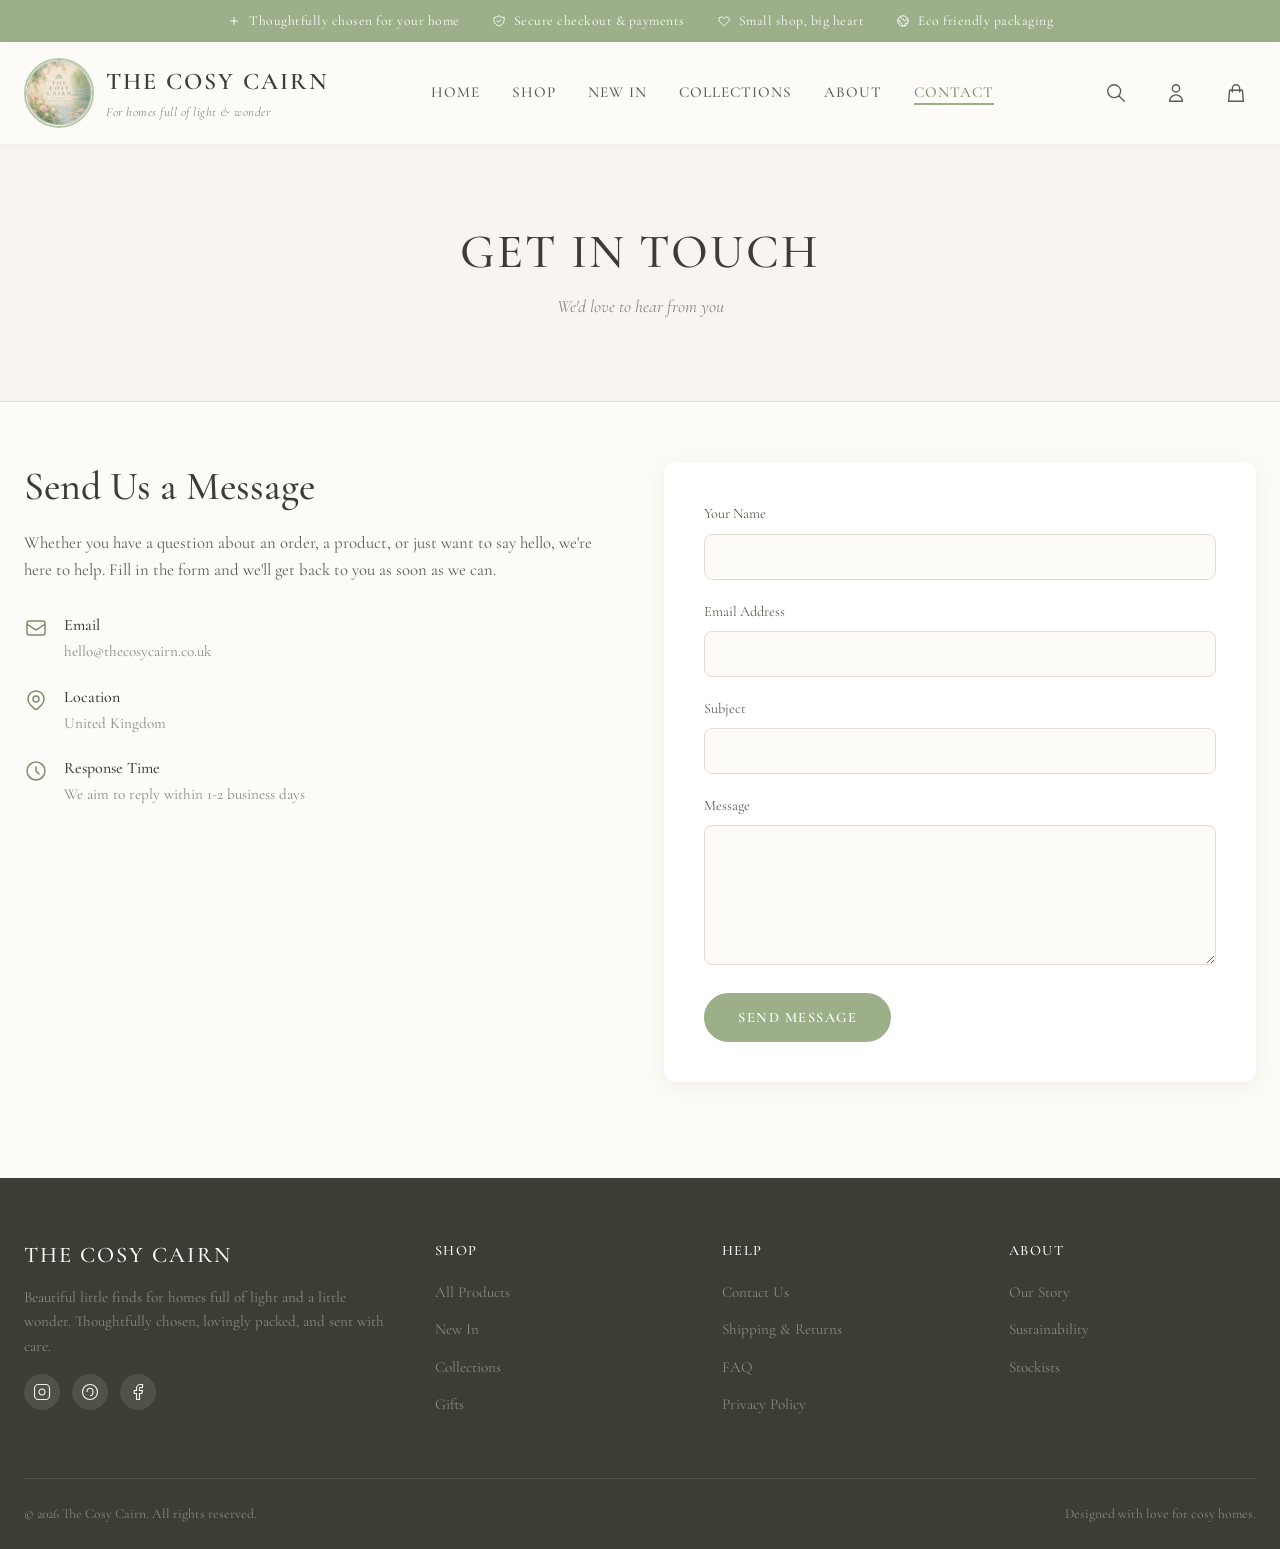
<file: contact.html>
<!DOCTYPE html>
<html lang="en">
<head>
  <meta charset="UTF-8">
  <meta name="viewport" content="width=device-width, initial-scale=1.0">
  <title>Contact | The Cosy Cairn</title>
  <meta name="description" content="Get in touch with The Cosy Cairn. We'd love to hear from you about orders, products, or collaborations.">
  <link rel="preconnect" href="https://fonts.googleapis.com">
  <link rel="preconnect" href="https://fonts.gstatic.com" crossorigin>
  <link href="https://fonts.googleapis.com/css2?family=Cormorant+Garamond:ital,wght@0,300;0,400;0,500;0,600;1,300;1,400&display=swap" rel="stylesheet">
  <link rel="stylesheet" href="css/styles.css">
</head>
<body>
  <!-- Announcement Bar -->
  <div class="announcement-bar">
    <div class="container">
      <div class="announcement-item">
        <svg xmlns="http://www.w3.org/2000/svg" fill="none" viewBox="0 0 24 24" stroke="currentColor" stroke-width="1.5"><path stroke-linecap="round" stroke-linejoin="round" d="M12 6v6m0 0v6m0-6h6m-6 0H6" /></svg>
        <span>Thoughtfully chosen for your home</span>
      </div>
      <div class="announcement-item">
        <svg xmlns="http://www.w3.org/2000/svg" fill="none" viewBox="0 0 24 24" stroke="currentColor" stroke-width="1.5"><path stroke-linecap="round" stroke-linejoin="round" d="M9 12l2 2 4-4m5.618-4.016A11.955 11.955 0 0112 2.944a11.955 11.955 0 01-8.618 3.04A12.02 12.02 0 003 9c0 5.591 3.824 10.29 9 11.622 5.176-1.332 9-6.03 9-11.622 0-1.042-.133-2.052-.382-3.016z" /></svg>
        <span>Secure checkout &amp; payments</span>
      </div>
      <div class="announcement-item">
        <svg xmlns="http://www.w3.org/2000/svg" fill="none" viewBox="0 0 24 24" stroke="currentColor" stroke-width="1.5"><path stroke-linecap="round" stroke-linejoin="round" d="M4.318 6.318a4.5 4.5 0 000 6.364L12 20.364l7.682-7.682a4.5 4.5 0 00-6.364-6.364L12 7.636l-1.318-1.318a4.5 4.5 0 00-6.364 0z" /></svg>
        <span>Small shop, big heart</span>
      </div>
      <div class="announcement-item">
        <svg xmlns="http://www.w3.org/2000/svg" fill="none" viewBox="0 0 24 24" stroke="currentColor" stroke-width="1.5"><path stroke-linecap="round" stroke-linejoin="round" d="M3.055 11H5a2 2 0 012 2v1a2 2 0 002 2 2 2 0 012 2v2.945M8 3.935V5.5A2.5 2.5 0 0010.5 8h.5a2 2 0 012 2 2 2 0 104 0 2 2 0 012-2h1.064M15 20.488V18a2 2 0 012-2h3.064M21 12a9 9 0 11-18 0 9 9 0 0118 0z" /></svg>
        <span>Eco friendly packaging</span>
      </div>
    </div>
  </div>

  <!-- Header -->
  <header class="site-header">
    <div class="container">
      <div class="header-inner">
        <a href="index.html" class="logo">
          <img class="logo-img" src="images/logo.png" alt="The Cosy Cairn logo">
          <div class="logo-text">
            <span class="brand">The Cosy Cairn</span>
            <span class="tagline">For homes full of light &amp; wonder</span>
          </div>
        </a>

        <nav class="main-nav">
          <ul>
            <li><a href="index.html">Home</a></li>
            <li class="nav-dropdown">
              <a href="shop.html">Shop</a>
              <ul class="dropdown-menu">
                <li><a href="collections.html#home-decor">Home Decor</a></li>
                <li><a href="collections.html#candles">Candles</a></li>
                <li><a href="collections.html#kitchen-dining">Kitchen &amp; Dining</a></li>
                <li><a href="collections.html#textiles">Textiles</a></li>
                <li><a href="collections.html#gifts">Gifts</a></li>
              </ul>
            </li>
            <li><a href="new-in.html">New In</a></li>
            <li><a href="collections.html">Collections</a></li>
            <li><a href="about.html">About</a></li>
            <li><a href="contact.html" class="active">Contact</a></li>
          </ul>
        </nav>

        <div class="header-icons">
          <a href="shop.html" class="icon-btn" aria-label="Search">
            <svg xmlns="http://www.w3.org/2000/svg" fill="none" viewBox="0 0 24 24" stroke="currentColor" stroke-width="1.5"><path stroke-linecap="round" stroke-linejoin="round" d="M21 21l-6-6m2-5a7 7 0 11-14 0 7 7 0 0114 0z" /></svg>
          </a>
          <a href="#" class="icon-btn" aria-label="Account">
            <svg xmlns="http://www.w3.org/2000/svg" fill="none" viewBox="0 0 24 24" stroke="currentColor" stroke-width="1.5"><path stroke-linecap="round" stroke-linejoin="round" d="M16 7a4 4 0 11-8 0 4 4 0 018 0zM12 14a7 7 0 00-7 7h14a7 7 0 00-7-7z" /></svg>
          </a>
          <button class="icon-btn" data-open-cart aria-label="Cart">
            <svg xmlns="http://www.w3.org/2000/svg" fill="none" viewBox="0 0 24 24" stroke="currentColor" stroke-width="1.5"><path stroke-linecap="round" stroke-linejoin="round" d="M16 11V7a4 4 0 00-8 0v4M5 9h14l1 12H4L5 9z" /></svg>
            <span class="cart-count">0</span>
          </button>
          <button class="mobile-menu-toggle" aria-label="Menu">
            <span></span>
            <span></span>
            <span></span>
          </button>
        </div>
      </div>
    </div>
  </header>

  <main>
    <!-- Page Header -->
    <section class="page-header">
      <div class="container">
        <h1 class="fade-in">Get in Touch</h1>
        <p class="fade-in">We'd love to hear from you</p>
      </div>
    </section>

    <!-- Contact Section -->
    <section class="section" style="padding-top: 60px;">
      <div class="container">
        <div class="contact-grid">
          <div class="contact-info fade-in">
            <h2>Send Us a Message</h2>
            <p>Whether you have a question about an order, a product, or just want to say hello, we're here to help. Fill in the form and we'll get back to you as soon as we can.</p>

            <div class="contact-detail">
              <svg xmlns="http://www.w3.org/2000/svg" fill="none" viewBox="0 0 24 24" stroke="currentColor" stroke-width="1.5"><path stroke-linecap="round" stroke-linejoin="round" d="M3 8l7.89 5.26a2 2 0 002.22 0L21 8M5 19h14a2 2 0 002-2V7a2 2 0 00-2-2H5a2 2 0 00-2 2v10a2 2 0 002 2z" /></svg>
              <div>
                <h4>Email</h4>
                <p>hello@thecosycairn.co.uk</p>
              </div>
            </div>

            <div class="contact-detail">
              <svg xmlns="http://www.w3.org/2000/svg" fill="none" viewBox="0 0 24 24" stroke="currentColor" stroke-width="1.5"><path stroke-linecap="round" stroke-linejoin="round" d="M17.657 16.657L13.414 20.9a1.998 1.998 0 01-2.827 0l-4.244-4.243a8 8 0 1111.314 0z" /><path stroke-linecap="round" stroke-linejoin="round" d="M15 11a3 3 0 11-6 0 3 3 0 016 0z" /></svg>
              <div>
                <h4>Location</h4>
                <p>United Kingdom</p>
              </div>
            </div>

            <div class="contact-detail">
              <svg xmlns="http://www.w3.org/2000/svg" fill="none" viewBox="0 0 24 24" stroke="currentColor" stroke-width="1.5"><path stroke-linecap="round" stroke-linejoin="round" d="M12 8v4l3 3m6-3a9 9 0 11-18 0 9 9 0 0118 0z" /></svg>
              <div>
                <h4>Response Time</h4>
                <p>We aim to reply within 1-2 business days</p>
              </div>
            </div>
          </div>

          <form class="contact-form fade-in">
            <div class="form-group">
              <label for="name">Your Name</label>
              <input type="text" id="name" name="name" required>
            </div>
            <div class="form-group">
              <label for="email">Email Address</label>
              <input type="email" id="email" name="email" required>
            </div>
            <div class="form-group">
              <label for="subject">Subject</label>
              <input type="text" id="subject" name="subject" required>
            </div>
            <div class="form-group">
              <label for="message">Message</label>
              <textarea id="message" name="message" required></textarea>
            </div>
            <button type="submit" class="btn btn-primary">Send Message</button>
          </form>
        </div>
      </div>
    </section>
  </main>

  <!-- Footer -->
  <footer class="site-footer">
    <div class="container">
      <div class="footer-grid">
        <div class="footer-brand">
          <h3 style="font-size: 1.4rem; letter-spacing: 2px; text-transform: uppercase; color: white;">The Cosy Cairn</h3>
          <p>Beautiful little finds for homes full of light and a little wonder. Thoughtfully chosen, lovingly packed, and sent with care.</p>
          <div class="footer-social">
            <a href="#" aria-label="Instagram"><svg xmlns="http://www.w3.org/2000/svg" fill="none" viewBox="0 0 24 24" stroke="currentColor" stroke-width="1.5"><rect x="2" y="2" width="20" height="20" rx="5" ry="5"></rect><path d="M16 11.37A4 4 0 1112.63 8 4 4 0 0116 11.37z"></path><line x1="17.5" y1="6.5" x2="17.51" y2="6.5"></line></svg></a>
            <a href="#" aria-label="Pinterest"><svg xmlns="http://www.w3.org/2000/svg" fill="none" viewBox="0 0 24 24" stroke="currentColor" stroke-width="1.5"><circle cx="12" cy="12" r="10"></circle><path d="M8 12c0-2.76 1.79-5 4-5s4 2.24 4 5c0 2.76-1.79 5-4 5"></path></svg></a>
            <a href="#" aria-label="Facebook"><svg xmlns="http://www.w3.org/2000/svg" fill="none" viewBox="0 0 24 24" stroke="currentColor" stroke-width="1.5"><path d="M18 2h-3a5 5 0 00-5 5v3H7v4h3v8h4v-8h3l1-4h-4V7a1 1 0 011-1h3z"></path></svg></a>
          </div>
        </div>
        <div class="footer-column">
          <h4>Shop</h4>
          <ul>
            <li><a href="shop.html">All Products</a></li>
            <li><a href="new-in.html">New In</a></li>
            <li><a href="collections.html">Collections</a></li>
            <li><a href="collections.html#gifts">Gifts</a></li>
          </ul>
        </div>
        <div class="footer-column">
          <h4>Help</h4>
          <ul>
            <li><a href="contact.html">Contact Us</a></li>
            <li><a href="#">Shipping &amp; Returns</a></li>
            <li><a href="#">FAQ</a></li>
            <li><a href="#">Privacy Policy</a></li>
          </ul>
        </div>
        <div class="footer-column">
          <h4>About</h4>
          <ul>
            <li><a href="about.html">Our Story</a></li>
            <li><a href="about.html">Sustainability</a></li>
            <li><a href="contact.html">Stockists</a></li>
          </ul>
        </div>
      </div>
      <div class="footer-bottom">
        <p>&copy; 2026 The Cosy Cairn. All rights reserved.</p>
        <p>Designed with love for cosy homes.</p>
      </div>
    </div>
  </footer>

  <!-- Cart Drawer -->
  <div class="cart-overlay" data-close-cart></div>
  <aside class="cart-drawer">
    <div class="cart-header">
      <h2>Your Cart</h2>
      <button class="cart-close" data-close-cart aria-label="Close cart">
        <svg xmlns="http://www.w3.org/2000/svg" fill="none" viewBox="0 0 24 24" stroke="currentColor" stroke-width="1.5"><path stroke-linecap="round" stroke-linejoin="round" d="M6 18L18 6M6 6l12 12" /></svg>
      </button>
    </div>
    <div class="cart-items"></div>
    <div class="cart-footer">
      <div class="cart-subtotal">
        <span>Subtotal</span>
        <span>£0.00</span>
      </div>
      <button class="btn btn-primary">Checkout</button>
    </div>
  </aside>

  <script src="js/products.js"></script>
  <script src="js/main.js"></script>
</body>
</html>
</file>
<file: css/styles.css>
/* The Cosy Cairn - Main Stylesheet */

/* ===== CSS Variables ===== */
:root {
  --sage: #9caf88;
  --sage-dark: #7a8f6a;
  --sage-light: #b8c9a9;
  --cream: #fdfbf7;
  --cream-warm: #f8f5f0;
  --blush: #e8d5d0;
  --beige: #e5ddd3;
  --text-dark: #3d3d35;
  --text-medium: #5c5c52;
  --text-light: #8a8a80;
  --white: #ffffff;
  --shadow-soft: 0 4px 20px rgba(61, 61, 53, 0.08);
  --shadow-hover: 0 8px 30px rgba(61, 61, 53, 0.12);
  --transition: all 0.3s cubic-bezier(0.25, 0.8, 0.25, 1);
  --radius: 12px;
  --radius-sm: 8px;
}

/* ===== Reset & Base ===== */
*, *::before, *::after {
  box-sizing: border-box;
  margin: 0;
  padding: 0;
}

html {
  scroll-behavior: smooth;
}

body {
  font-family: 'Cormorant Garamond', Georgia, 'Times New Roman', serif;
  color: var(--text-dark);
  background-color: var(--cream);
  line-height: 1.6;
  overflow-x: hidden;
}

h1, h2, h3, h4, h5, h6 {
  font-family: 'Cormorant Garamond', Georgia, serif;
  font-weight: 500;
  line-height: 1.2;
}

a {
  text-decoration: none;
  color: inherit;
  transition: var(--transition);
}

img {
  max-width: 100%;
  display: block;
}

button {
  font-family: inherit;
  cursor: pointer;
  border: none;
  background: none;
}

.container {
  width: 100%;
  max-width: 1280px;
  margin: 0 auto;
  padding: 0 24px;
}

/* ===== Announcement Bar ===== */
.announcement-bar {
  background-color: var(--sage);
  color: var(--white);
  padding: 10px 0;
  font-size: 0.85rem;
  letter-spacing: 0.5px;
}

.announcement-bar .container {
  display: flex;
  justify-content: center;
  align-items: center;
  gap: 32px;
  flex-wrap: wrap;
}

.announcement-item {
  display: flex;
  align-items: center;
  gap: 8px;
}

.announcement-item svg {
  width: 14px;
  height: 14px;
  flex-shrink: 0;
}

/* ===== Header ===== */
.site-header {
  background-color: var(--cream);
  position: sticky;
  top: 0;
  z-index: 1000;
  box-shadow: 0 2px 10px rgba(61, 61, 53, 0.04);
}

.header-inner {
  display: flex;
  align-items: center;
  justify-content: space-between;
  padding: 16px 0;
  gap: 24px;
}

.logo {
  display: flex;
  align-items: center;
  gap: 12px;
}

.logo-img {
  width: 70px;
  height: 70px;
  border-radius: 50%;
  object-fit: cover;
  border: 2px solid var(--sage-light);
}

.logo-text {
  display: flex;
  flex-direction: column;
}

.logo-text .brand {
  font-size: 1.5rem;
  font-weight: 600;
  letter-spacing: 2px;
  color: var(--text-dark);
  text-transform: uppercase;
}

.logo-text .tagline {
  font-size: 0.8rem;
  color: var(--text-light);
  font-style: italic;
  letter-spacing: 0.5px;
}

/* ===== Navigation ===== */
.main-nav ul {
  display: flex;
  list-style: none;
  gap: 32px;
}

.main-nav a {
  font-size: 0.95rem;
  font-weight: 500;
  letter-spacing: 1px;
  text-transform: uppercase;
  color: var(--text-medium);
  position: relative;
  padding-bottom: 4px;
}

.main-nav a::after {
  content: '';
  position: absolute;
  bottom: 0;
  left: 0;
  width: 0;
  height: 1.5px;
  background-color: var(--sage);
  transition: var(--transition);
}

.main-nav a:hover,
.main-nav a.active {
  color: var(--sage-dark);
}

.main-nav a:hover::after,
.main-nav a.active::after {
  width: 100%;
}

.nav-dropdown {
  position: relative;
}

.dropdown-menu {
  position: absolute;
  top: 100%;
  left: 0;
  background-color: var(--white);
  min-width: 180px;
  padding: 12px 0;
  border-radius: var(--radius-sm);
  box-shadow: var(--shadow-soft);
  opacity: 0;
  visibility: hidden;
  transform: translateY(10px);
  transition: var(--transition);
  list-style: none;
}

.nav-dropdown:hover .dropdown-menu {
  opacity: 1;
  visibility: visible;
  transform: translateY(0);
}

.dropdown-menu li a {
  display: block;
  padding: 8px 20px;
  font-size: 0.85rem;
  text-transform: none;
  letter-spacing: 0.5px;
}

.dropdown-menu li a:hover {
  background-color: var(--cream-warm);
}

/* Nav drawer header & footer (hidden on desktop) */
.nav-drawer-header,
.nav-drawer-footer {
  display: none;
}

/* ===== Header Icons ===== */
.header-icons {
  display: flex;
  align-items: center;
  gap: 20px;
}

.icon-btn {
  position: relative;
  display: flex;
  align-items: center;
  justify-content: center;
  width: 40px;
  height: 40px;
  border-radius: 50%;
  transition: var(--transition);
}

.icon-btn:hover {
  background-color: var(--cream-warm);
}

.icon-btn svg {
  width: 22px;
  height: 22px;
  stroke: var(--text-medium);
}

.cart-count {
  position: absolute;
  top: -2px;
  right: -2px;
  background-color: var(--sage);
  color: var(--white);
  font-size: 0.65rem;
  font-weight: 600;
  width: 18px;
  height: 18px;
  border-radius: 50%;
  display: flex;
  align-items: center;
  justify-content: center;
}

/* ===== Hamburger Button ===== */
.mobile-menu-toggle {
  display: none;
  align-items: center;
  justify-content: center;
  width: 44px;
  height: 44px;
  border-radius: 10px;
  background-color: var(--cream-warm);
  border: 1.5px solid var(--beige);
  cursor: pointer;
  transition: var(--transition);
  flex-shrink: 0;
}

.mobile-menu-toggle:hover {
  background-color: var(--beige);
  border-color: var(--sage-light);
}

.hamburger-box {
  display: flex;
  flex-direction: column;
  justify-content: center;
  align-items: center;
  gap: 5px;
  width: 22px;
  height: 16px;
  position: relative;
}

.hamburger-bar {
  display: block;
  width: 22px;
  height: 1.8px;
  background-color: var(--text-dark);
  border-radius: 2px;
  transform-origin: center;
  transition: transform 0.35s cubic-bezier(0.23, 1, 0.32, 1),
              opacity   0.25s ease,
              width     0.3s ease;
}

/* Mid bar shortens slightly at rest for visual interest */
.hamburger-bar.mid {
  width: 16px;
  align-self: flex-end;
}

/* Open → X animation */
.mobile-menu-toggle.open .hamburger-bar.top {
  transform: translateY(6.8px) rotate(45deg);
  width: 22px;
}

.mobile-menu-toggle.open .hamburger-bar.mid {
  opacity: 0;
  transform: scaleX(0);
}

.mobile-menu-toggle.open .hamburger-bar.bot {
  transform: translateY(-6.8px) rotate(-45deg);
  width: 22px;
}

/* ===== Hero Section ===== */
.hero {
  position: relative;
  min-height: 680px;
  display: flex;
  align-items: center;
  justify-content: center;
  text-align: center;
  overflow: hidden;
}

.hero-bg {
  position: absolute;
  inset: 0;
  background-size: cover;
  background-position: center;
  z-index: -2;
  transform: scale(1.04);
  transition: transform 8s ease-out;
}

.hero:hover .hero-bg {
  transform: scale(1);
}

.hero-overlay {
  position: absolute;
  inset: 0;
  background: linear-gradient(
    160deg,
    rgba(30, 25, 20, 0.55) 0%,
    rgba(30, 25, 20, 0.3) 45%,
    rgba(30, 25, 20, 0.65) 100%
  );
  z-index: -1;
}

.hero-content {
  position: relative;
  z-index: 1;
  max-width: 820px;
  padding: 60px 32px;
}

/* Eyebrow row */
.hero-eyebrow {
  display: flex;
  align-items: center;
  justify-content: center;
  gap: 16px;
  margin-bottom: 20px;
}

.hero-eyebrow-line {
  display: block;
  width: 48px;
  height: 1px;
  background-color: rgba(255, 255, 255, 0.7);
}

.hero-eyebrow-text {
  font-family: 'Cormorant Garamond', Georgia, serif;
  font-size: 0.85rem;
  font-weight: 400;
  letter-spacing: 6px;
  text-transform: uppercase;
  color: rgba(255, 255, 255, 0.9);
}

/* Main title */
.hero-title {
  font-family: 'Playfair Display', 'Cormorant Garamond', Georgia, serif;
  font-size: clamp(3.2rem, 9vw, 7rem);
  font-weight: 800;
  line-height: 1.0;
  letter-spacing: -1px;
  color: #ffffff;
  margin-bottom: 0;
  text-shadow: 0 4px 30px rgba(0, 0, 0, 0.4), 0 1px 0 rgba(0,0,0,0.2);
}

.hero-title em {
  font-style: italic;
  font-weight: 700;
  color: var(--sage-light);
  display: block;
  font-size: 1.05em;
}

/* Ornament divider */
.hero-ornament {
  display: flex;
  align-items: center;
  justify-content: center;
  gap: 12px;
  margin: 24px auto 22px;
}

.hero-ornament span {
  display: block;
  width: 56px;
  height: 1px;
  background: linear-gradient(to right, transparent, rgba(255,255,255,0.65));
}

.hero-ornament span:last-child {
  background: linear-gradient(to left, transparent, rgba(255,255,255,0.65));
}

.hero-ornament svg {
  width: 10px;
  height: 10px;
  fill: rgba(255,255,255,0.75);
  flex-shrink: 0;
}

/* Tagline */
.hero-tagline {
  font-family: 'Cormorant Garamond', Georgia, serif;
  font-size: clamp(1.2rem, 2.5vw, 1.55rem);
  font-style: italic;
  font-weight: 300;
  color: rgba(255, 255, 255, 0.93);
  margin-bottom: 36px;
  line-height: 1.65;
  letter-spacing: 0.3px;
  text-shadow: 0 2px 8px rgba(0, 0, 0, 0.35);
}

/* Hero CTA buttons */
.hero-actions {
  display: flex;
  align-items: center;
  justify-content: center;
  gap: 16px;
  flex-wrap: wrap;
  margin-bottom: 40px;
}

.btn-hero-primary {
  display: inline-flex;
  align-items: center;
  justify-content: center;
  padding: 15px 38px;
  background-color: var(--sage);
  color: var(--white);
  border: 2px solid var(--sage);
  border-radius: 40px;
  font-family: 'Cormorant Garamond', Georgia, serif;
  font-size: 0.85rem;
  font-weight: 600;
  letter-spacing: 2.5px;
  text-transform: uppercase;
  transition: var(--transition);
  box-shadow: 0 4px 20px rgba(0,0,0,0.25);
}

.btn-hero-primary:hover {
  background-color: var(--sage-dark);
  border-color: var(--sage-dark);
  transform: translateY(-3px);
  box-shadow: 0 8px 28px rgba(0,0,0,0.3);
}

.btn-hero-outline {
  display: inline-flex;
  align-items: center;
  justify-content: center;
  padding: 13px 36px;
  background-color: transparent;
  color: var(--white);
  border: 2px solid rgba(255,255,255,0.65);
  border-radius: 40px;
  font-family: 'Cormorant Garamond', Georgia, serif;
  font-size: 0.85rem;
  font-weight: 600;
  letter-spacing: 2.5px;
  text-transform: uppercase;
  transition: var(--transition);
  backdrop-filter: blur(4px);
}

.btn-hero-outline:hover {
  background-color: rgba(255,255,255,0.15);
  border-color: rgba(255,255,255,0.9);
  transform: translateY(-3px);
}

/* Scroll hint */
.hero-scroll-hint {
  display: flex;
  align-items: center;
  justify-content: center;
  gap: 8px;
  font-family: 'Cormorant Garamond', Georgia, serif;
  font-size: 0.75rem;
  letter-spacing: 3px;
  text-transform: uppercase;
  color: rgba(255, 255, 255, 0.55);
  animation: hero-scroll-bob 2.4s ease-in-out infinite;
}

.hero-scroll-hint svg {
  width: 16px;
  height: 16px;
  stroke: rgba(255,255,255,0.55);
}

@keyframes hero-scroll-bob {
  0%, 100% { transform: translateY(0); opacity: 0.55; }
  50%       { transform: translateY(5px); opacity: 0.85; }
}

.btn {
  display: inline-flex;
  align-items: center;
  justify-content: center;
  gap: 8px;
  padding: 14px 32px;
  border-radius: 30px;
  font-size: 0.9rem;
  font-weight: 600;
  letter-spacing: 1.5px;
  text-transform: uppercase;
  transition: var(--transition);
  cursor: pointer;
}

.btn-primary {
  background-color: var(--sage);
  color: var(--white);
  border: 2px solid var(--sage);
}

.btn-primary:hover {
  background-color: var(--sage-dark);
  border-color: var(--sage-dark);
  transform: translateY(-2px);
  box-shadow: var(--shadow-hover);
}

.btn-outline {
  background-color: transparent;
  color: var(--text-dark);
  border: 2px solid var(--text-dark);
}

.btn-outline:hover {
  background-color: var(--text-dark);
  color: var(--white);
}

.btn-light {
  background-color: var(--white);
  color: var(--sage-dark);
  border: 2px solid var(--white);
}

.btn-light:hover {
  background-color: transparent;
  color: var(--white);
}

/* ===== Trust Badges ===== */
.trust-badges {
  background-color: var(--white);
  padding: 48px 0;
  border-top: 1px solid var(--beige);
  border-bottom: 1px solid var(--beige);
}

.trust-badges .container {
  display: grid;
  grid-template-columns: repeat(4, 1fr);
  gap: 0;
}

.trust-badge {
  display: flex;
  align-items: center;
  gap: 18px;
  padding: 20px 28px;
  border-right: 1px solid var(--beige);
  transition: var(--transition);
}

.trust-badge:last-child {
  border-right: none;
}

.trust-badge:hover {
  background-color: var(--cream-warm);
}

.trust-badge-icon {
  width: 48px;
  height: 48px;
  border-radius: 50%;
  background-color: var(--cream-warm);
  display: flex;
  align-items: center;
  justify-content: center;
  flex-shrink: 0;
  transition: var(--transition);
}

.trust-badge:hover .trust-badge-icon {
  background-color: var(--sage-light);
}

.trust-badge svg {
  width: 22px;
  height: 22px;
  stroke: var(--sage-dark);
  flex-shrink: 0;
}

.trust-badge h4 {
  font-size: 0.82rem;
  text-transform: uppercase;
  letter-spacing: 1.2px;
  margin-bottom: 4px;
  color: var(--text-dark);
  font-weight: 600;
}

.trust-badge p {
  font-size: 0.88rem;
  color: var(--text-light);
  font-style: italic;
  line-height: 1.4;
}

/* ===== Section Styling ===== */
.section {
  padding: 96px 0;
}

.section-header {
  text-align: center;
  margin-bottom: 56px;
}

.section-title {
  font-family: 'Playfair Display', 'Cormorant Garamond', Georgia, serif;
  font-size: clamp(2rem, 4vw, 2.8rem);
  font-weight: 700;
  letter-spacing: 1px;
  margin-bottom: 12px;
  color: var(--text-dark);
}

.section-subtitle {
  font-size: 1.1rem;
  color: var(--text-light);
  font-style: italic;
  letter-spacing: 0.2px;
}

.section-divider {
  display: flex;
  align-items: center;
  justify-content: center;
  gap: 10px;
  margin: 18px auto 0;
  width: fit-content;
}

.section-divider::before,
.section-divider::after {
  content: '';
  display: block;
  width: 36px;
  height: 1px;
  background-color: var(--sage);
}

/* Keep the old div-based divider working too */
div.section-divider {
  width: 50px;
  height: 2px;
  background: linear-gradient(to right, transparent, var(--sage), transparent);
  display: block;
}

/* ===== Category Grid ===== */
.category-grid {
  display: grid;
  grid-template-columns: repeat(5, 1fr);
  gap: 20px;
}

.category-card {
  position: relative;
  border-radius: var(--radius);
  overflow: hidden;
  aspect-ratio: 1 / 1.15;
  box-shadow: var(--shadow-soft);
  transition: var(--transition);
}

.category-card:hover {
  transform: translateY(-6px);
  box-shadow: var(--shadow-hover);
}

.category-card img {
  width: 100%;
  height: 100%;
  object-fit: cover;
  transition: transform 0.6s ease;
}

.category-card:hover img {
  transform: scale(1.08);
}

.category-card-overlay {
  position: absolute;
  inset: 0;
  background: linear-gradient(
    to top,
    rgba(61, 61, 53, 0.5) 0%,
    transparent 60%
  );
  display: flex;
  align-items: flex-end;
  justify-content: center;
  padding: 20px;
}

.category-card h3 {
  color: var(--white);
  font-size: 0.9rem;
  text-transform: uppercase;
  letter-spacing: 1.5px;
  text-align: center;
}

/* ===== Product Grid ===== */
.product-grid {
  display: grid;
  grid-template-columns: repeat(4, 1fr);
  gap: 28px;
}

.product-card {
  background-color: var(--white);
  border-radius: var(--radius);
  overflow: hidden;
  box-shadow: var(--shadow-soft);
  transition: var(--transition);
  position: relative;
}

.product-card:hover {
  transform: translateY(-6px);
  box-shadow: var(--shadow-hover);
}

.product-image {
  position: relative;
  aspect-ratio: 1 / 1.1;
  overflow: hidden;
}

.product-image img {
  width: 100%;
  height: 100%;
  object-fit: cover;
  transition: transform 0.6s ease;
}

.product-card:hover .product-image img {
  transform: scale(1.05);
}

.product-badge {
  position: absolute;
  top: 12px;
  left: 12px;
  background-color: var(--sage);
  color: var(--white);
  font-size: 0.7rem;
  font-weight: 600;
  text-transform: uppercase;
  letter-spacing: 1px;
  padding: 6px 12px;
  border-radius: 20px;
}

.product-actions {
  position: absolute;
  bottom: 12px;
  left: 12px;
  right: 12px;
  display: flex;
  gap: 8px;
  opacity: 0;
  transform: translateY(10px);
  transition: var(--transition);
}

.product-card:hover .product-actions {
  opacity: 1;
  transform: translateY(0);
}

.product-actions .btn {
  flex: 1;
  padding: 10px 16px;
  font-size: 0.75rem;
  border-radius: 20px;
}

.product-info {
  padding: 20px;
  text-align: center;
}

.product-category {
  font-size: 0.75rem;
  text-transform: uppercase;
  letter-spacing: 1px;
  color: var(--sage-dark);
  margin-bottom: 6px;
}

.product-title {
  font-size: 1.1rem;
  margin-bottom: 8px;
  color: var(--text-dark);
}

.product-price {
  font-size: 1rem;
  color: var(--text-medium);
  font-weight: 600;
}

.product-price .original {
  text-decoration: line-through;
  color: var(--text-light);
  margin-left: 8px;
  font-weight: 400;
}

/* ===== Featured Collection Banner ===== */
.featured-banner {
  background: linear-gradient(135deg, #ecddd8 0%, #e8d5d0 50%, #dfd0cc 100%);
  padding: 96px 0;
  position: relative;
  overflow: hidden;
}

.featured-banner::before {
  content: '';
  position: absolute;
  top: -80px;
  right: -80px;
  width: 320px;
  height: 320px;
  border-radius: 50%;
  background: rgba(255,255,255,0.18);
  pointer-events: none;
}

.featured-banner::after {
  content: '';
  position: absolute;
  bottom: -60px;
  left: -60px;
  width: 240px;
  height: 240px;
  border-radius: 50%;
  background: rgba(156, 175, 136, 0.12);
  pointer-events: none;
}

.featured-banner-inner {
  display: grid;
  grid-template-columns: 1fr 1fr;
  gap: 64px;
  align-items: center;
  position: relative;
  z-index: 1;
}

.featured-banner-content {
  padding: 24px 0;
}

.featured-banner-content .banner-label {
  display: inline-block;
  font-size: 0.75rem;
  letter-spacing: 3px;
  text-transform: uppercase;
  color: var(--sage-dark);
  background-color: rgba(156, 175, 136, 0.18);
  border: 1px solid rgba(122, 143, 106, 0.3);
  padding: 6px 16px;
  border-radius: 20px;
  margin-bottom: 20px;
}

.featured-banner-content h2 {
  font-family: 'Playfair Display', 'Cormorant Garamond', Georgia, serif;
  font-size: clamp(2.2rem, 4vw, 3.2rem);
  font-weight: 800;
  margin-bottom: 18px;
  letter-spacing: -0.5px;
  line-height: 1.1;
  color: var(--text-dark);
}

.featured-banner-content h2 em {
  font-style: italic;
  color: var(--sage-dark);
}

.featured-banner-content p {
  font-size: 1.1rem;
  color: var(--text-medium);
  margin-bottom: 32px;
  line-height: 1.75;
}

.featured-banner-image {
  border-radius: var(--radius);
  overflow: hidden;
  box-shadow: 0 20px 60px rgba(61, 61, 53, 0.18);
  transform: rotate(1.5deg);
  transition: var(--transition);
}

.featured-banner-image:hover {
  transform: rotate(0deg) scale(1.02);
  box-shadow: 0 28px 70px rgba(61, 61, 53, 0.22);
}

.featured-banner-image img {
  width: 100%;
  height: 100%;
  object-fit: cover;
  display: block;
}

/* ===== Newsletter ===== */
.newsletter {
  background: linear-gradient(135deg, var(--sage) 0%, var(--sage-dark) 100%);
  color: var(--white);
  padding: 96px 0;
  text-align: center;
  position: relative;
  overflow: hidden;
}

.newsletter::before {
  content: '';
  position: absolute;
  top: -100px;
  left: 50%;
  transform: translateX(-50%);
  width: 500px;
  height: 500px;
  border-radius: 50%;
  background: rgba(255,255,255,0.06);
  pointer-events: none;
}

.newsletter .newsletter-icon {
  width: 56px;
  height: 56px;
  border-radius: 50%;
  background: rgba(255,255,255,0.15);
  border: 1px solid rgba(255,255,255,0.25);
  display: flex;
  align-items: center;
  justify-content: center;
  margin: 0 auto 24px;
}

.newsletter .newsletter-icon svg {
  width: 26px;
  height: 26px;
  stroke: white;
}

.newsletter h2 {
  font-family: 'Playfair Display', 'Cormorant Garamond', Georgia, serif;
  font-size: clamp(2rem, 4vw, 2.8rem);
  font-weight: 800;
  margin-bottom: 14px;
  letter-spacing: -0.3px;
}

.newsletter p {
  font-size: 1.1rem;
  margin-bottom: 36px;
  opacity: 0.9;
  max-width: 480px;
  margin-left: auto;
  margin-right: auto;
  line-height: 1.65;
}

.newsletter-form {
  display: flex;
  max-width: 520px;
  margin: 0 auto;
  gap: 0;
  background: rgba(255,255,255,0.12);
  border: 1px solid rgba(255,255,255,0.3);
  border-radius: 40px;
  padding: 6px 6px 6px 24px;
  backdrop-filter: blur(8px);
}

.newsletter-form input {
  flex: 1;
  padding: 12px 8px;
  border: none;
  border-radius: 0;
  background-color: transparent;
  color: var(--white);
  font-family: inherit;
  font-size: 1rem;
  outline: none;
}

.newsletter-form input::placeholder {
  color: rgba(255, 255, 255, 0.65);
}

.newsletter-form .btn {
  background-color: var(--white);
  color: var(--sage-dark);
  border: none;
  padding: 12px 28px;
  font-size: 0.82rem;
  letter-spacing: 1.5px;
  border-radius: 30px;
  flex-shrink: 0;
  font-weight: 600;
}

.newsletter-form .btn:hover {
  background-color: var(--cream);
  transform: none;
  box-shadow: 0 4px 14px rgba(0,0,0,0.15);
}

.newsletter-note {
  margin-top: 16px;
  font-size: 0.78rem;
  opacity: 0.6;
  letter-spacing: 0.3px;
}

/* ===== Footer ===== */
.site-footer {
  background-color: var(--text-dark);
  color: var(--cream-warm);
  padding: 64px 0 24px;
}

.footer-grid {
  display: grid;
  grid-template-columns: 1.5fr 1fr 1fr 1fr;
  gap: 40px;
  margin-bottom: 48px;
}

.footer-brand p {
  margin: 16px 0;
  color: var(--text-light);
  font-size: 0.95rem;
}

.footer-social {
  display: flex;
  gap: 12px;
}

.footer-social a {
  width: 36px;
  height: 36px;
  border-radius: 50%;
  background-color: rgba(255, 255, 255, 0.1);
  display: flex;
  align-items: center;
  justify-content: center;
  transition: var(--transition);
}

.footer-social a:hover {
  background-color: var(--sage);
}

.footer-social svg {
  width: 18px;
  height: 18px;
  stroke: var(--cream-warm);
}

.footer-column h4 {
  font-size: 0.9rem;
  text-transform: uppercase;
  letter-spacing: 1.5px;
  margin-bottom: 20px;
  color: var(--white);
}

.footer-column ul {
  list-style: none;
}

.footer-column li {
  margin-bottom: 12px;
}

.footer-column a {
  color: var(--text-light);
  font-size: 0.95rem;
}

.footer-column a:hover {
  color: var(--sage-light);
  padding-left: 4px;
}

.footer-bottom {
  border-top: 1px solid rgba(255, 255, 255, 0.1);
  padding-top: 24px;
  display: flex;
  justify-content: space-between;
  align-items: center;
  flex-wrap: wrap;
  gap: 16px;
  font-size: 0.85rem;
  color: var(--text-light);
}

/* ===== Page Header ===== */
.page-header {
  background-color: var(--cream-warm);
  padding: 80px 0;
  text-align: center;
  border-bottom: 1px solid var(--beige);
}

.page-header h1 {
  font-size: clamp(2rem, 5vw, 3rem);
  letter-spacing: 2px;
  text-transform: uppercase;
  margin-bottom: 12px;
}

.page-header p {
  font-size: 1.1rem;
  color: var(--text-light);
  font-style: italic;
}

/* ===== Shop Page ===== */
.shop-layout {
  display: grid;
  grid-template-columns: 260px 1fr;
  gap: 40px;
}

.shop-sidebar {
  position: sticky;
  top: 120px;
  height: fit-content;
}

.filter-group {
  background-color: var(--white);
  border-radius: var(--radius);
  padding: 24px;
  margin-bottom: 24px;
  box-shadow: var(--shadow-soft);
}

.filter-group h3 {
  font-size: 1rem;
  text-transform: uppercase;
  letter-spacing: 1px;
  margin-bottom: 16px;
  padding-bottom: 12px;
  border-bottom: 1px solid var(--beige);
}

.filter-options {
  display: flex;
  flex-direction: column;
  gap: 10px;
}

.filter-options label {
  display: flex;
  align-items: center;
  gap: 10px;
  cursor: pointer;
  font-size: 0.95rem;
  color: var(--text-medium);
}

.filter-options input[type="checkbox"] {
  width: 18px;
  height: 18px;
  accent-color: var(--sage);
  cursor: pointer;
}

.shop-toolbar {
  display: flex;
  justify-content: space-between;
  align-items: center;
  margin-bottom: 28px;
  flex-wrap: wrap;
  gap: 16px;
}

.shop-toolbar p {
  color: var(--text-light);
  font-size: 0.95rem;
}

.sort-select {
  padding: 10px 16px;
  border: 1px solid var(--beige);
  border-radius: var(--radius-sm);
  background-color: var(--white);
  font-family: inherit;
  color: var(--text-medium);
  outline: none;
  cursor: pointer;
}

/* ===== Collections Page ===== */
.collections-grid {
  display: grid;
  grid-template-columns: repeat(3, 1fr);
  gap: 28px;
}

.collection-card {
  position: relative;
  border-radius: var(--radius);
  overflow: hidden;
  aspect-ratio: 1 / 1;
  box-shadow: var(--shadow-soft);
}

.collection-card img {
  width: 100%;
  height: 100%;
  object-fit: cover;
  transition: transform 0.6s ease;
}

.collection-card:hover img {
  transform: scale(1.08);
}

.collection-card-overlay {
  position: absolute;
  inset: 0;
  background: rgba(61, 61, 53, 0.35);
  display: flex;
  flex-direction: column;
  align-items: center;
  justify-content: center;
  text-align: center;
  padding: 24px;
  transition: var(--transition);
}

.collection-card:hover .collection-card-overlay {
  background: rgba(61, 61, 53, 0.45);
}

.collection-card-overlay h3 {
  color: var(--white);
  font-size: 1.5rem;
  margin-bottom: 8px;
  letter-spacing: 1px;
}

.collection-card-overlay p {
  color: rgba(255, 255, 255, 0.9);
  font-size: 0.9rem;
  margin-bottom: 20px;
}

/* ===== About Page ===== */
.about-intro {
  display: grid;
  grid-template-columns: 1fr 1fr;
  gap: 48px;
  align-items: center;
  margin-bottom: 64px;
}

.about-intro-image {
  border-radius: var(--radius);
  overflow: hidden;
  box-shadow: var(--shadow-soft);
}

.about-intro-content h2 {
  font-size: clamp(1.8rem, 4vw, 2.5rem);
  margin-bottom: 20px;
}

.about-intro-content p {
  font-size: 1.05rem;
  color: var(--text-medium);
  margin-bottom: 16px;
}

.values-grid {
  display: grid;
  grid-template-columns: repeat(4, 1fr);
  gap: 24px;
}

.value-card {
  background-color: var(--white);
  border-radius: var(--radius);
  padding: 32px 24px;
  text-align: center;
  box-shadow: var(--shadow-soft);
  transition: var(--transition);
}

.value-card:hover {
  transform: translateY(-4px);
  box-shadow: var(--shadow-hover);
}

.value-card svg {
  width: 40px;
  height: 40px;
  stroke: var(--sage-dark);
  margin-bottom: 16px;
}

.value-card h3 {
  font-size: 1.1rem;
  margin-bottom: 8px;
}

.value-card p {
  font-size: 0.9rem;
  color: var(--text-light);
}

/* ===== Contact Page ===== */
.contact-grid {
  display: grid;
  grid-template-columns: 1fr 1fr;
  gap: 48px;
}

.contact-info h2 {
  font-size: clamp(1.8rem, 4vw, 2.5rem);
  margin-bottom: 20px;
}

.contact-info > p {
  font-size: 1.05rem;
  color: var(--text-medium);
  margin-bottom: 32px;
}

.contact-detail {
  display: flex;
  align-items: flex-start;
  gap: 16px;
  margin-bottom: 24px;
}

.contact-detail svg {
  width: 24px;
  height: 24px;
  stroke: var(--sage-dark);
  flex-shrink: 0;
}

.contact-detail h4 {
  font-size: 1rem;
  margin-bottom: 4px;
}

.contact-detail p {
  color: var(--text-light);
  font-size: 0.95rem;
}

.contact-form {
  background-color: var(--white);
  border-radius: var(--radius);
  padding: 40px;
  box-shadow: var(--shadow-soft);
}

.form-group {
  margin-bottom: 20px;
}

.form-group label {
  display: block;
  margin-bottom: 8px;
  font-size: 0.9rem;
  color: var(--text-medium);
}

.form-group input,
.form-group textarea {
  width: 100%;
  padding: 12px 16px;
  border: 1px solid var(--beige);
  border-radius: var(--radius-sm);
  font-family: inherit;
  font-size: 1rem;
  color: var(--text-dark);
  background-color: var(--cream);
  outline: none;
  transition: var(--transition);
}

.form-group input:focus,
.form-group textarea:focus {
  border-color: var(--sage);
  background-color: var(--white);
}

.form-group textarea {
  min-height: 140px;
  resize: vertical;
}

/* ===== Cart Drawer ===== */
.cart-overlay {
  position: fixed;
  inset: 0;
  background-color: rgba(61, 61, 53, 0.5);
  z-index: 1100;
  opacity: 0;
  visibility: hidden;
  transition: var(--transition);
}

.cart-overlay.open {
  opacity: 1;
  visibility: visible;
}

.cart-drawer {
  position: fixed;
  top: 0;
  right: 0;
  width: 420px;
  max-width: 100%;
  height: 100%;
  background-color: var(--white);
  z-index: 1200;
  transform: translateX(100%);
  transition: transform 0.4s cubic-bezier(0.25, 0.8, 0.25, 1);
  display: flex;
  flex-direction: column;
}

.cart-drawer.open {
  transform: translateX(0);
}

.cart-header {
  display: flex;
  justify-content: space-between;
  align-items: center;
  padding: 24px;
  border-bottom: 1px solid var(--beige);
}

.cart-header h2 {
  font-size: 1.3rem;
  text-transform: uppercase;
  letter-spacing: 1px;
}

.cart-close {
  width: 36px;
  height: 36px;
  border-radius: 50%;
  display: flex;
  align-items: center;
  justify-content: center;
  transition: var(--transition);
}

.cart-close:hover {
  background-color: var(--cream-warm);
}

.cart-close svg {
  width: 20px;
  height: 20px;
  stroke: var(--text-dark);
}

.cart-items {
  flex: 1;
  overflow-y: auto;
  padding: 24px;
}

.cart-empty {
  text-align: center;
  padding: 40px 24px;
  color: var(--text-light);
}

.cart-empty svg {
  width: 60px;
  height: 60px;
  stroke: var(--beige);
  margin-bottom: 16px;
  margin-left: auto;
  margin-right: auto;
}

.cart-item {
  display: flex;
  gap: 16px;
  padding-bottom: 20px;
  margin-bottom: 20px;
  border-bottom: 1px solid var(--beige);
}

.cart-item-image {
  width: 80px;
  height: 100px;
  border-radius: var(--radius-sm);
  overflow: hidden;
  flex-shrink: 0;
}

.cart-item-image img {
  width: 100%;
  height: 100%;
  object-fit: cover;
}

.cart-item-details {
  flex: 1;
}

.cart-item-title {
  font-size: 1rem;
  margin-bottom: 4px;
}

.cart-item-price {
  color: var(--sage-dark);
  font-weight: 600;
  margin-bottom: 12px;
}

.cart-item-quantity {
  display: flex;
  align-items: center;
  gap: 10px;
}

.cart-item-quantity button {
  width: 28px;
  height: 28px;
  border-radius: 50%;
  border: 1px solid var(--beige);
  display: flex;
  align-items: center;
  justify-content: center;
  transition: var(--transition);
}

.cart-item-quantity button:hover {
  background-color: var(--cream-warm);
}

.cart-item-remove {
  color: var(--text-light);
  font-size: 0.8rem;
  text-decoration: underline;
  margin-top: 8px;
  display: inline-block;
}

.cart-item-remove:hover {
  color: #c44;
}

.cart-footer {
  padding: 24px;
  border-top: 1px solid var(--beige);
  background-color: var(--cream-warm);
}

.cart-subtotal {
  display: flex;
  justify-content: space-between;
  margin-bottom: 16px;
  font-size: 1.1rem;
}

.cart-subtotal span:last-child {
  font-weight: 600;
}

.cart-footer .btn {
  width: 100%;
}

/* ===== Toast Notifications ===== */
.toast-container {
  position: fixed;
  bottom: 24px;
  left: 50%;
  transform: translateX(-50%);
  z-index: 1300;
  display: flex;
  flex-direction: column;
  gap: 12px;
}

.toast {
  background-color: var(--text-dark);
  color: var(--white);
  padding: 14px 24px;
  border-radius: 30px;
  font-size: 0.95rem;
  box-shadow: var(--shadow-hover);
  opacity: 0;
  transform: translateY(20px);
  transition: var(--transition);
}

.toast.show {
  opacity: 1;
  transform: translateY(0);
}

/* ===== Animations ===== */
.fade-in {
  opacity: 0;
  transform: translateY(20px);
  transition: opacity 0.6s ease, transform 0.6s ease;
}

.fade-in.visible {
  opacity: 1;
  transform: translateY(0);
}

/* ===== Mobile Menu Overlay ===== */
.mobile-menu-overlay {
  position: fixed;
  inset: 0;
  background-color: rgba(30, 25, 20, 0.5);
  z-index: 1040;
  opacity: 0;
  visibility: hidden;
  transition: opacity 0.42s ease, visibility 0.42s ease;
  backdrop-filter: blur(2px);
}

.mobile-menu-overlay.open {
  opacity: 1;
  visibility: visible;
}

/* ===== Touch Device Product Actions ===== */
@media (hover: none) {
  .product-actions {
    opacity: 1;
    transform: translateY(0);
    position: absolute;
    bottom: 8px;
    left: 8px;
    right: 8px;
  }
  
  .product-actions .btn {
    padding: 8px 12px;
    font-size: 0.7rem;
  }
}

/* ===== Responsive Design ===== */
@media (max-width: 1024px) {
  .category-grid {
    grid-template-columns: repeat(3, 1fr);
  }
  
  .product-grid {
    grid-template-columns: repeat(3, 1fr);
  }
  
  .collections-grid {
    grid-template-columns: repeat(2, 1fr);
  }
  
  .values-grid {
    grid-template-columns: repeat(2, 1fr);
  }
}

@media (max-width: 768px) {
  .header-inner {
    padding: 12px 0;
    gap: 12px;
  }
  
  .logo {
    gap: 10px;
  }
  
  .logo-img {
    width: 52px;
    height: 52px;
  }
  
  .logo-text .brand {
    font-size: 1.15rem;
    letter-spacing: 1px;
  }
  
  .logo-text .tagline {
    font-size: 0.7rem;
  }
  
  .header-icons {
    gap: 8px;
  }
  
  .icon-btn {
    width: 38px;
    height: 38px;
  }
  
  .icon-btn svg {
    width: 20px;
    height: 20px;
  }
  
  .mobile-menu-toggle {
    display: flex;
  }

  /* Nav drawer */
  .main-nav {
    position: fixed;
    top: 0;
    right: 0;
    width: 300px;
    max-width: 88vw;
    height: 100%;
    background-color: var(--white);
    z-index: 1050;
    transform: translateX(105%);
    transition: transform 0.42s cubic-bezier(0.23, 1, 0.32, 1),
                box-shadow 0.42s ease;
    display: flex;
    flex-direction: column;
    box-shadow: none;
    overflow: hidden;
  }

  .main-nav.open {
    transform: translateX(0);
    box-shadow: -8px 0 40px rgba(61, 61, 53, 0.18);
  }

  /* Drawer header */
  .nav-drawer-header {
    display: flex;
    align-items: center;
    justify-content: space-between;
    padding: 20px 24px;
    border-bottom: 1px solid var(--beige);
    background-color: var(--cream-warm);
    flex-shrink: 0;
  }

  .nav-drawer-brand {
    font-family: 'Cormorant Garamond', Georgia, serif;
    font-size: 1.05rem;
    font-weight: 600;
    letter-spacing: 2px;
    text-transform: uppercase;
    color: var(--text-dark);
  }

  .nav-close-btn {
    width: 36px;
    height: 36px;
    border-radius: 50%;
    border: 1.5px solid var(--beige);
    background: var(--white);
    display: flex;
    align-items: center;
    justify-content: center;
    cursor: pointer;
    transition: var(--transition);
    flex-shrink: 0;
  }

  .nav-close-btn:hover {
    background-color: var(--cream-warm);
    border-color: var(--sage-light);
    transform: rotate(90deg);
  }

  .nav-close-btn svg {
    width: 18px;
    height: 18px;
    stroke: var(--text-dark);
  }

  /* Nav links list */
  .main-nav ul {
    flex-direction: column;
    gap: 0;
    padding: 12px 0;
    overflow-y: auto;
    flex: 1;
  }

  .main-nav > ul > li {
    border-bottom: 1px solid var(--beige);
  }

  .main-nav > ul > li:last-child {
    border-bottom: none;
  }

  .main-nav a {
    font-size: 1rem;
    display: block;
    padding: 14px 24px;
    letter-spacing: 1.5px;
  }

  .main-nav a::after {
    display: none;
  }

  .main-nav a:hover,
  .main-nav a.active {
    color: var(--sage-dark);
    background-color: var(--cream-warm);
  }

  .dropdown-menu {
    position: static;
    opacity: 1;
    visibility: visible;
    transform: none;
    box-shadow: none;
    padding: 4px 0 8px 0;
    background-color: var(--cream-warm);
    border-radius: 0;
    border-top: 1px solid var(--beige);
  }

  .dropdown-menu li a {
    font-size: 0.88rem;
    padding: 9px 24px 9px 36px;
    color: var(--text-medium);
    letter-spacing: 0.8px;
  }

  .dropdown-menu li a:hover {
    background-color: var(--beige);
  }

  /* Drawer footer */
  .nav-drawer-footer {
    display: block;
    padding: 20px 24px;
    border-top: 1px solid var(--beige);
    background-color: var(--cream-warm);
    flex-shrink: 0;
  }

  .nav-drawer-tagline {
    font-size: 0.78rem;
    font-style: italic;
    color: var(--text-light);
    margin-bottom: 14px;
    letter-spacing: 0.3px;
  }

  .nav-drawer-social {
    display: flex;
    gap: 10px;
  }

  .nav-drawer-social a {
    width: 34px;
    height: 34px;
    border-radius: 50%;
    border: 1px solid var(--beige);
    background-color: var(--white);
    display: flex;
    align-items: center;
    justify-content: center;
    transition: var(--transition);
  }

  .nav-drawer-social a:hover {
    background-color: var(--sage);
    border-color: var(--sage);
  }

  .nav-drawer-social svg {
    width: 15px;
    height: 15px;
    stroke: var(--text-medium);
  }

  .nav-drawer-social a:hover svg {
    stroke: var(--white);
  }

  /* Hero */
  .hero {
    min-height: 500px;
  }
  
  .hero-content {
    padding: 40px 20px;
  }
  
  .hero-eyebrow-text {
    font-size: 0.72rem;
    letter-spacing: 4px;
  }
  
  .hero-eyebrow-line {
    width: 32px;
  }

  .hero-tagline {
    font-size: 1.1rem;
  }
  
  .btn-hero-primary,
  .btn-hero-outline {
    padding: 12px 26px;
    font-size: 0.78rem;
    letter-spacing: 2px;
  }

  .hero-scroll-hint {
    display: none;
  }
  
  .section {
    padding: 56px 0;
  }
  
  .section-header {
    margin-bottom: 32px;
  }
  
  .trust-badges .container {
    grid-template-columns: repeat(2, 1fr);
    gap: 0;
  }
  
  .trust-badge {
    padding: 16px 18px;
    border-right: none;
    border-bottom: 1px solid var(--beige);
    gap: 14px;
  }

  .trust-badge:nth-child(odd) {
    border-right: 1px solid var(--beige);
  }

  .trust-badge:last-child,
  .trust-badge:nth-last-child(2):nth-child(odd) {
    border-bottom: none;
  }
  
  .trust-badge-icon {
    width: 40px;
    height: 40px;
  }

  .trust-badge svg {
    width: 18px;
    height: 18px;
  }
  
  .trust-badge h4 {
    font-size: 0.75rem;
  }
  
  .trust-badge p {
    font-size: 0.78rem;
  }
  
  .category-grid {
    grid-template-columns: repeat(2, 1fr);
    gap: 14px;
  }
  
  .category-card {
    aspect-ratio: 1 / 1;
  }
  
  .category-card h3 {
    font-size: 0.75rem;
  }
  
  .product-grid {
    grid-template-columns: repeat(2, 1fr);
    gap: 14px;
  }
  
  .product-info {
    padding: 14px 10px;
  }
  
  .product-category {
    font-size: 0.65rem;
  }
  
  .product-title {
    font-size: 0.9rem;
  }
  
  .product-price {
    font-size: 0.9rem;
  }
  
  .featured-banner {
    padding: 64px 0;
  }
  
  .featured-banner-inner {
    grid-template-columns: 1fr;
    gap: 36px;
  }
  
  .featured-banner-content {
    padding: 0;
  }

  .featured-banner-image {
    transform: none;
  }
  
  .about-intro,
  .contact-grid {
    grid-template-columns: 1fr;
    gap: 32px;
  }
  
  .values-grid {
    grid-template-columns: repeat(2, 1fr);
    gap: 14px;
  }
  
  .value-card {
    padding: 24px 16px;
  }
  
  .shop-layout {
    grid-template-columns: 1fr;
  }
  
  .shop-sidebar {
    position: static;
  }
  
  .filter-group {
    margin-bottom: 16px;
  }
  
  .shop-toolbar {
    margin-bottom: 20px;
  }
  
  .collections-grid {
    grid-template-columns: repeat(2, 1fr);
    gap: 16px;
  }
  
  .footer-grid {
    grid-template-columns: repeat(2, 1fr);
    gap: 32px;
    margin-bottom: 40px;
  }
  
  .footer-bottom {
    flex-direction: column;
    text-align: center;
    gap: 12px;
  }
  
  .newsletter-form {
    flex-direction: column;
  }
  
  .newsletter {
    padding: 56px 0;
  }
  
  .contact-form {
    padding: 28px 20px;
  }
  
  .page-header {
    padding: 56px 0;
  }
  
  .cart-drawer {
    width: 380px;
    max-width: 100%;
  }
}

@media (max-width: 480px) {
  .container {
    padding: 0 16px;
  }
  
  .logo-text .tagline {
    display: none;
  }
  
  .announcement-bar {
    padding: 8px 0;
  }
  
  .announcement-bar .container {
    gap: 8px;
  }
  
  .announcement-item {
    padding: 4px;
  }
  
  .announcement-item span {
    display: none;
  }
  
  .hero {
    min-height: 420px;
  }
  
  .hero-title {
    letter-spacing: -0.5px;
  }
  
  .hero-tagline {
    font-size: 1rem;
    margin-bottom: 28px;
  }

  .hero-actions {
    gap: 10px;
  }

  .btn-hero-primary,
  .btn-hero-outline {
    padding: 11px 22px;
    font-size: 0.75rem;
    letter-spacing: 1.5px;
  }
  
  .trust-badges .container {
    grid-template-columns: 1fr;
    gap: 0;
  }
  
  .trust-badge {
    border-right: none !important;
    justify-content: flex-start;
    text-align: left;
  }
  
  .category-grid {
    grid-template-columns: 1fr 1fr;
    gap: 10px;
  }
  
  .category-card h3 {
    font-size: 0.7rem;
    letter-spacing: 1px;
  }
  
  .product-grid {
    grid-template-columns: repeat(2, 1fr);
    gap: 10px;
  }
  
  .product-image {
    aspect-ratio: 1 / 1.05;
  }
  
  .product-info {
    padding: 12px 8px;
  }
  
  .product-title {
    font-size: 0.8rem;
    margin-bottom: 4px;
  }
  
  .product-price {
    font-size: 0.8rem;
  }
  
  .product-category {
    font-size: 0.6rem;
    margin-bottom: 2px;
  }
  
  .product-badge {
    font-size: 0.6rem;
    padding: 4px 8px;
    top: 6px;
    left: 6px;
  }
  
  .collections-grid {
    grid-template-columns: 1fr;
  }
  
  .values-grid {
    grid-template-columns: 1fr;
  }
  
  .footer-grid {
    grid-template-columns: 1fr;
    gap: 28px;
  }
  
  .cart-drawer {
    width: 100%;
  }
  
  .cart-item-image {
    width: 70px;
    height: 90px;
  }
  
  .cart-item-title {
    font-size: 0.9rem;
  }
  
  .form-group input,
  .form-group textarea {
    padding: 10px 12px;
    font-size: 16px;
  }
  
  .shop-toolbar {
    flex-direction: column;
    align-items: flex-start;
  }
  
  .sort-select {
    width: 100%;
  }
}
</file>
